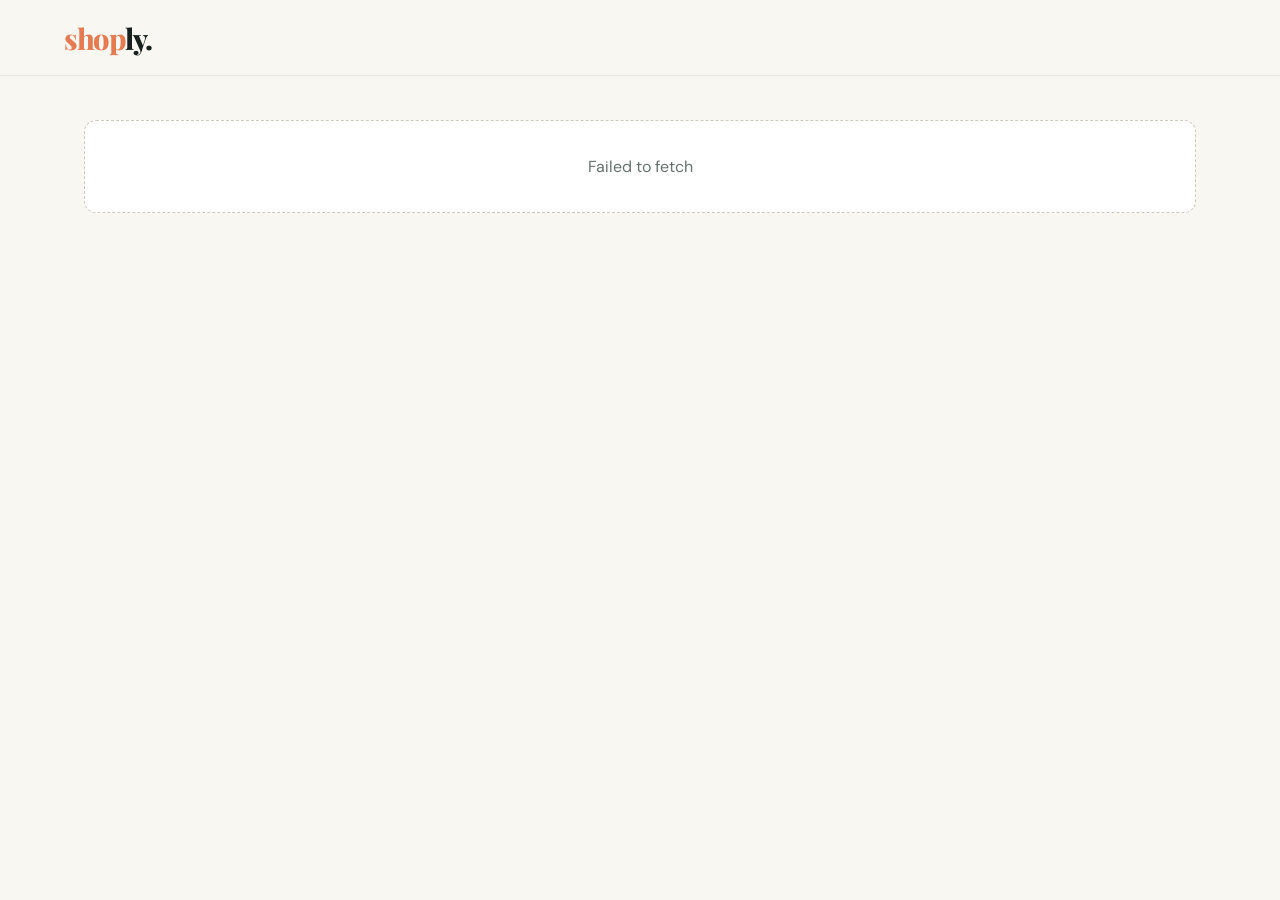
<file: frontend/index.html>
<!doctype html>
<html lang="az">

<head>
  <meta charset="UTF-8" />
  <meta name="viewport" content="width=device-width, initial-scale=1.0" />
  <title>Shoply | Onlayn mağaza</title>
  <link rel="preconnect" href="https://fonts.googleapis.com" />
  <link rel="preconnect" href="https://fonts.gstatic.com" crossorigin />
  <link
    href="https://fonts.googleapis.com/css2?family=DM+Sans:wght@400;500;600;700&family=Playfair+Display:wght@700;800&display=swap"
    rel="stylesheet" />
  <link rel="stylesheet" href="styles.css" />
</head>

<body>
  <header class="navbar">
    <a class="brand" href="index.html"><span>shop</span>ly.</a>
    <nav id="nav-links" class="nav-links"></nav>
    <div id="nav-auth" class="nav-auth"></div>
  </header>
  <main id="app"></main>
  <div id="toast" class="toast" role="status"></div>
  <script src="app.js"></script>
</body>

</html>
</file>
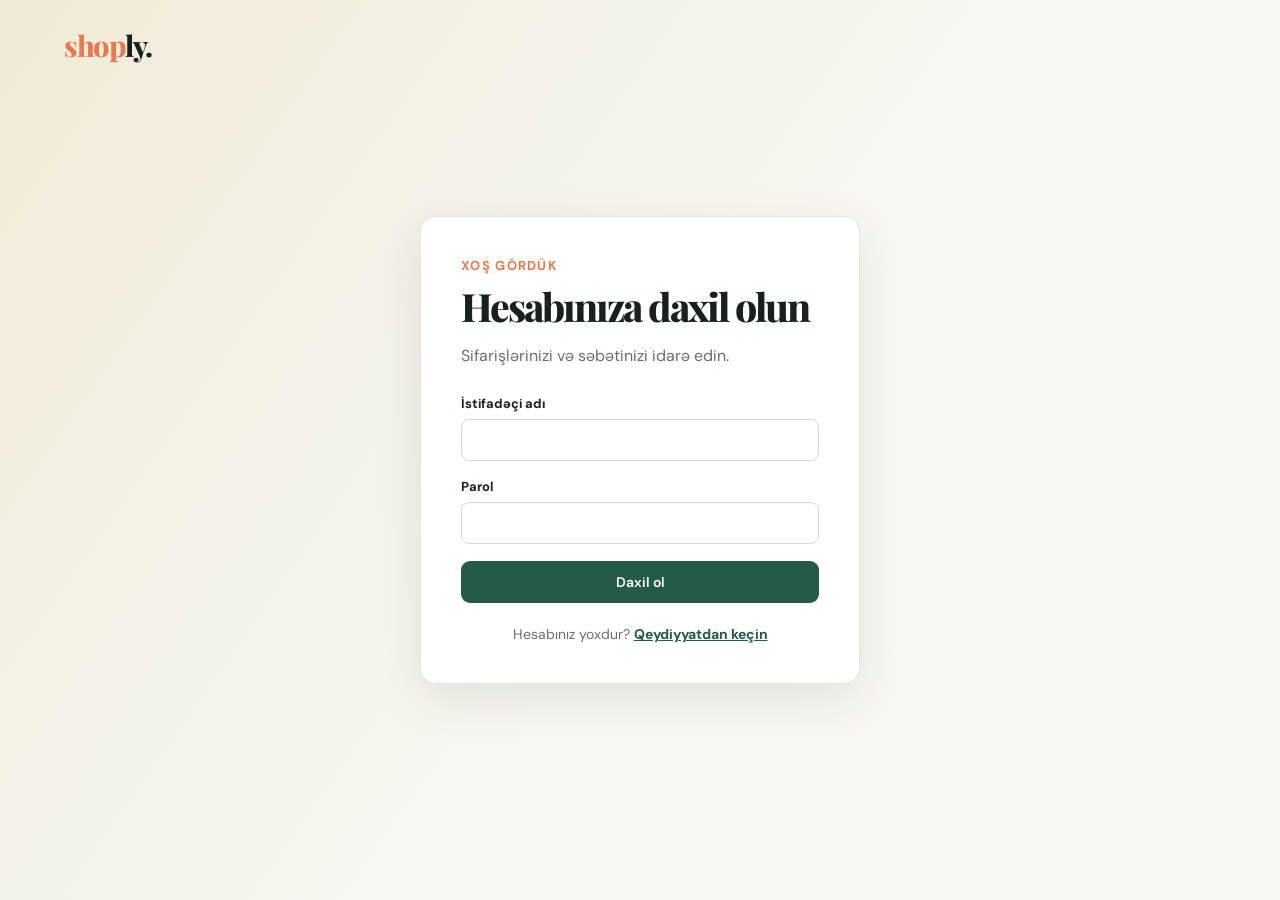
<file: frontend/login.html>
<!doctype html>
<html lang="az">

<head>
    <meta charset="UTF-8" />
    <meta name="viewport" content="width=device-width, initial-scale=1.0" />
    <title>Daxil ol | Shoply</title>
    <link rel="preconnect" href="https://fonts.googleapis.com" />
    <link rel="preconnect" href="https://fonts.gstatic.com" crossorigin />
    <link
        href="https://fonts.googleapis.com/css2?family=DM+Sans:wght@400;500;600;700&family=Playfair+Display:wght@700;800&display=swap"
        rel="stylesheet" />
    <link rel="stylesheet" href="styles.css" />
</head>

<body class="auth-page"><a class="brand auth-brand" href="index.html"><span>shop</span>ly.</a>
    <main class="auth-wrap">
        <section class="auth-card">
            <p class="eyebrow">Xoş gördük</p>
            <h1>Hesabınıza daxil olun</h1>
            <p class="muted">Sifarişlərinizi və səbətinizi idarə edin.</p>
            <form id="login-form" class="form-stack"><label>İstifadəçi adı<input name="username" required
                        autocomplete="username" /></label><label>Parol<input type="password" name="password" required
                        autocomplete="current-password" /></label><button class="btn btn-primary" type="submit">Daxil
                    ol</button></form>
            <p class="form-foot">Hesabınız yoxdur? <a href="register.html">Qeydiyyatdan keçin</a></p>
        </section>
    </main>
    <div id="toast" class="toast"></div>
    <script src="app.js"></script>
</body>

</html>
</file>
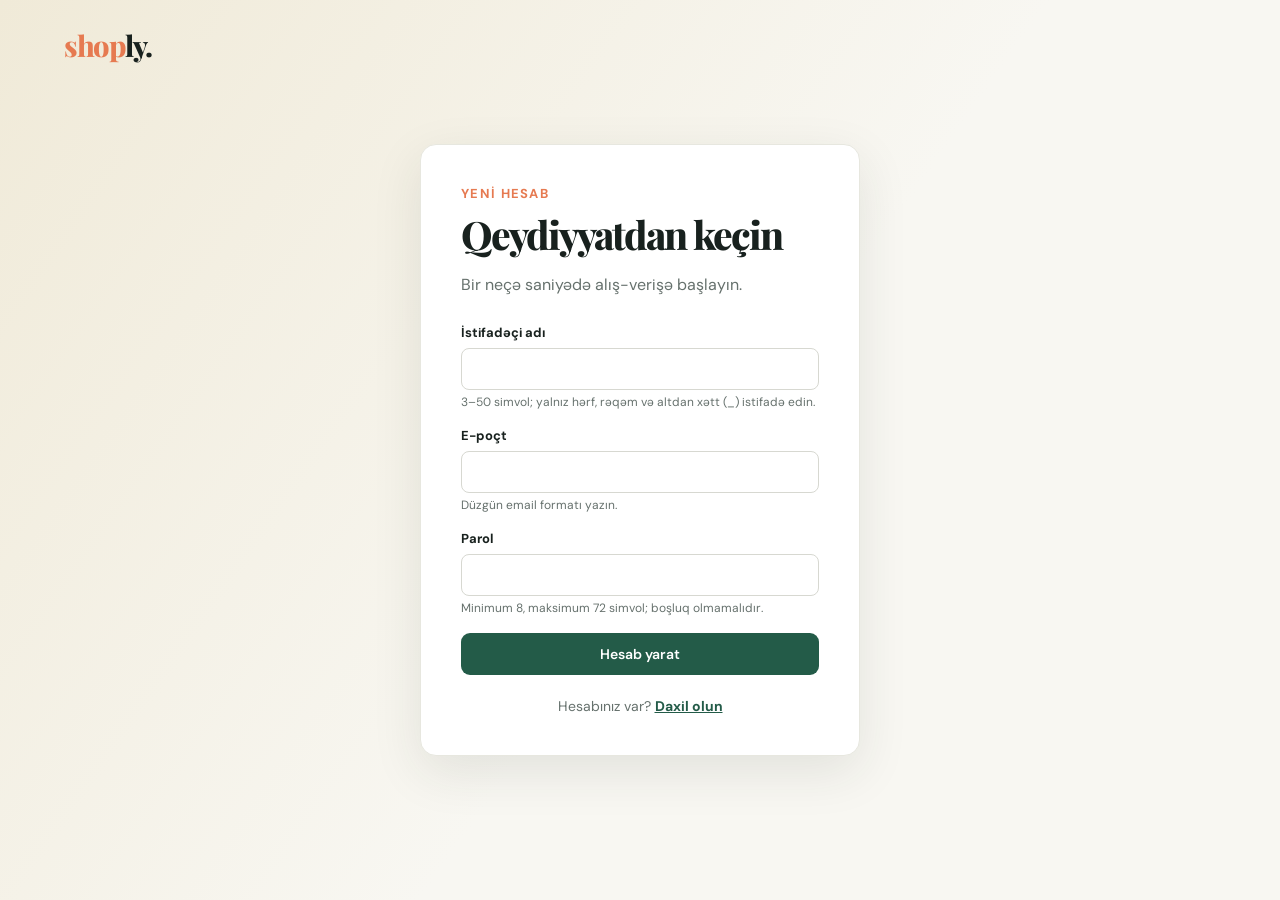
<file: frontend/register.html>
<!doctype html>
<html lang="az">

<head>
    <meta charset="UTF-8" />
    <meta name="viewport" content="width=device-width, initial-scale=1.0" />
    <title>Qeydiyyat | Shoply</title>
    <link rel="preconnect" href="https://fonts.googleapis.com" />
    <link rel="preconnect" href="https://fonts.gstatic.com" crossorigin />
    <link
        href="https://fonts.googleapis.com/css2?family=DM+Sans:wght@400;500;600;700&family=Playfair+Display:wght@700;800&display=swap"
        rel="stylesheet" />
    <link rel="stylesheet" href="styles.css" />
</head>

<body class="auth-page"><a class="brand auth-brand" href="index.html"><span>shop</span>ly.</a>
    <main class="auth-wrap">
        <section class="auth-card">
            <p class="eyebrow">Yeni hesab</p>
            <h1>Qeydiyyatdan keçin</h1>
            <p class="muted">Bir neçə saniyədə alış-verişə başlayın.</p>
            <form id="register-form" class="form-stack"><label>İstifadəçi adı<input name="username" required minlength="3" maxlength="50" pattern="[\p{L}\p{N}_]+"
                        autocomplete="username" /><small class="field-help">3–50 simvol; yalnız hərf, rəqəm və altdan xətt (_) istifadə edin.</small></label><label>E-poçt<input type="email" name="email" required maxlength="255"
                        autocomplete="email" /><small class="field-help">Düzgün email formatı yazın.</small></label><label>Parol<input type="password" name="password" required
                        minlength="8" maxlength="72" pattern="\S+" autocomplete="new-password" /><small class="field-help">Minimum 8, maksimum 72 simvol; boşluq olmamalıdır.</small></label><button class="btn btn-primary"
                    type="submit">Hesab yarat</button></form>
            <p class="form-foot">Hesabınız var? <a href="login.html">Daxil olun</a></p>
        </section>
    </main>
    <div id="toast" class="toast"></div>
    <script src="app.js"></script>
</body>

</html>
</file>
<file: frontend/styles.css>
:root {
    --ink: #18211e;
    --muted: #66716d;
    --paper: #f8f7f2;
    --white: #fff;
    --line: #e7e7df;
    --accent: #e67a51;
    --green: #235b48;
    --cream: #f0ead8;
    --danger: #bc3e36
}

* {
    box-sizing: border-box
}

body {
    margin: 0;
    background: var(--paper);
    color: var(--ink);
    font-family: "DM Sans", sans-serif
}

.navbar {
    height: 76px;
    padding: 0 max(5vw, 28px);
    display: flex;
    align-items: center;
    justify-content: space-between;
    border-bottom: 1px solid var(--line);
    background: rgba(248, 247, 242, .93);
    position: sticky;
    top: 0;
    z-index: 5;
    backdrop-filter: blur(12px)
}

.brand {
    font: 800 29px "Playfair Display", serif;
    text-decoration: none;
    color: var(--ink);
    letter-spacing: -1.5px
}

.brand span {
    color: var(--accent)
}

.nav-links,
.nav-auth {
    display: flex;
    gap: 24px;
    align-items: center
}

.nav-links a,
.nav-auth a {
    font-size: 14px;
    font-weight: 600;
    color: var(--ink);
    text-decoration: none
}

.nav-links a:hover {
    color: var(--accent)
}

.cart-link { display: inline-flex; align-items: center; gap: 6px }
.cart-badge { min-width: 20px; height: 20px; padding: 0 6px; border-radius: 999px; display: inline-grid; place-items: center; background: var(--accent); color: #fff; font-size: 11px; line-height: 1; }

.btn {
    border: 0;
    border-radius: 9px;
    padding: 12px 18px;
    font: 600 14px "DM Sans";
    cursor: pointer;
    transition: .2s
}

.btn:hover {
    transform: translateY(-1px)
}

.btn-primary {
    background: var(--green);
    color: #fff
}

.btn-accent {
    background: var(--accent);
    color: #fff
}

.btn-plain {
    background: transparent;
    color: var(--ink);
    padding: 8px
}

.btn-danger {
    background: #fff0ee;
    color: var(--danger)
}

.hero {
    min-height: 350px;
    padding: 72px max(5vw, 28px);
    display: flex;
    align-items: center;
    background: linear-gradient(110deg, var(--cream), #f8f7f2 63%)
}

.hero-inner {
    max-width: 650px
}

.eyebrow {
    margin: 0 0 12px;
    color: var(--accent);
    font-weight: 700;
    font-size: 13px;
    letter-spacing: 1.3px;
    text-transform: uppercase
}

.hero h1,
.auth-card h1 {
    font: 800 clamp(38px, 5vw, 64px)/1.04 "Playfair Display", serif;
    letter-spacing: -2px;
    margin: 0 0 18px
}

.hero p {
    max-width: 500px;
    color: var(--muted);
    font-size: 17px;
    line-height: 1.6
}

.page {
    max-width: 1240px;
    margin: 0 auto;
    padding: 44px max(5vw, 28px) 80px
}

.section-head {
    display: flex;
    justify-content: space-between;
    align-items: center;
    gap: 20px;
    margin-bottom: 24px
}

.section-head h2 {
    font: 800 29px "Playfair Display", serif;
    margin: 0
}

.search {
    border: 1px solid var(--line);
    background: #fff;
    border-radius: 9px;
    padding: 11px 14px;
    min-width: 240px;
    font: inherit
}

.grid {
    display: grid;
    grid-template-columns: repeat(auto-fill, minmax(235px, 1fr));
    gap: 20px
}

.product-card {
    background: #fff;
    border: 1px solid var(--line);
    border-radius: 14px;
    overflow: hidden;
    display: flex;
    flex-direction: column
}

.product-link { cursor: pointer }
.product-link:focus { outline: 2px solid var(--accent); outline-offset: 3px }

.detail-card { display: grid; grid-template-columns: minmax(280px, 1fr) minmax(280px, 1fr); gap: 38px; margin-top: 24px; padding: 28px; background: #fff; border: 1px solid var(--line); border-radius: 14px }
.detail-image { min-height: 360px; background: #e7e1d5; border-radius: 10px; overflow: hidden; display: grid; place-items: center; color: #938e84; font-size: 58px }
.detail-image img { width: 100%; height: 100%; min-height: 360px; object-fit: cover }
.detail-content { align-self: center; display: grid; gap: 14px }
.detail-content h1 { font: 800 42px "Playfair Display", serif; margin: 0 }

.product-image {
    height: 190px;
    background: #e7e1d5;
    object-fit: cover;
    width: 100%
}

.product-image.empty {
    display: grid;
    place-items: center;
    color: #938e84;
    font-size: 42px
}

.product-body {
    padding: 17px;
    display: flex;
    flex-direction: column;
    gap: 9px;
    flex: 1
}

.product-body h3 {
    font-size: 17px;
    margin: 0
}

.product-body p {
    font-size: 13px;
    color: var(--muted);
    margin: 0;
    line-height: 1.45
}

.price {
    font-size: 18px;
    font-weight: 700;
    margin-top: auto
}

.product-actions {
    display: flex;
    justify-content: space-between;
    align-items: center;
    margin-top: 8px
}

.tag {
    font-size: 12px;
    color: var(--green);
    font-weight: 700
}

.stock-out { color: var(--danger); font-weight: 800 }

.empty {
    background: #fff;
    border: 1px dashed #ccc8bb;
    padding: 35px;
    border-radius: 12px;
    text-align: center;
    color: var(--muted)
}

.panel {
    background: #fff;
    border: 1px solid var(--line);
    border-radius: 14px;
    padding: 25px;
    margin-bottom: 24px
}

.panel h2 {
    font: 800 27px "Playfair Display", serif;
    margin: 0 0 18px
}

.dashboard-grid {
    display: grid;
    grid-template-columns: 1.2fr .8fr;
    gap: 24px
}

.form-grid {
    display: grid;
    grid-template-columns: repeat(2, 1fr);
    gap: 14px
}

.form-grid .full {
    grid-column: 1/-1
}

label {
    display: grid;
    gap: 7px;
    font-size: 13px;
    font-weight: 700
}

.field-help { color: var(--muted); font-size: 12px; font-weight: 400; margin-top: -3px }

input,
select,
textarea {
    width: 100%;
    border: 1px solid #d7d8d1;
    border-radius: 8px;
    padding: 11px 12px;
    font: 400 14px "DM Sans";
    background: #fff;
    color: var(--ink)
}

textarea {
    min-height: 86px;
    resize: vertical
}

.list-row {
    display: flex;
    justify-content: space-between;
    align-items: center;
    gap: 15px;
    padding: 13px 0;
    border-bottom: 1px solid var(--line)
}

.list-row:last-child {
    border: 0
}

.list-meta {
    font-size: 13px;
    color: var(--muted);
    margin-top: 3px
}

.table-wrap {
    overflow: auto
}

table {
    border-collapse: collapse;
    width: 100%;
    font-size: 14px
}

th,
td {
    text-align: left;
    padding: 13px 8px;
    border-bottom: 1px solid var(--line)
}

th {
    color: var(--muted);
    font-size: 12px;
    text-transform: uppercase
}

.quantity {
    display: flex;
    gap: 7px;
    align-items: center
}

.quantity input {
    width: 66px
}

.auth-page {
    min-height: 100vh;
    background: linear-gradient(125deg, var(--cream), var(--paper) 55%)
}

.auth-brand {
    position: absolute;
    top: 26px;
    left: max(5vw, 28px)
}

.auth-wrap {
    min-height: 100vh;
    display: grid;
    place-items: center;
    padding: 90px 20px
}

.auth-card {
    background: #fff;
    border: 1px solid var(--line);
    width: min(440px, 100%);
    padding: 40px;
    border-radius: 16px;
    box-shadow: 0 16px 50px #2a32281a
}

.auth-card h1 {
    font-size: 39px
}

.muted {
    color: var(--muted);
    line-height: 1.55
}

.form-stack {
    display: grid;
    gap: 17px;
    margin-top: 26px
}

.form-foot {
    text-align: center;
    color: var(--muted);
    font-size: 14px;
    margin: 22px 0 0
}

.form-foot a {
    color: var(--green);
    font-weight: 700
}

.toast {
    position: fixed;
    right: 24px;
    bottom: 24px;
    z-index: 10;
    background: var(--ink);
    color: #fff;
    padding: 13px 17px;
    border-radius: 9px;
    opacity: 0;
    transform: translateY(10px);
    pointer-events: none;
    transition: .25s;
    max-width: 350px
}

.toast.show {
    opacity: 1;
    transform: translateY(0)
}

.toast.error {
    background: var(--danger)
}

@media(max-width:720px) {
    .navbar {
        height: auto;
        min-height: 70px;
        flex-wrap: wrap;
        padding-block: 14px;
        gap: 12px
    }

    .nav-links {
        order: 3;
        width: 100%;
        gap: 17px
    }

    .dashboard-grid {
        grid-template-columns: 1fr
    }

    .form-grid {
        grid-template-columns: 1fr
    }

    .hero {
        padding-block: 60px
    }

    .search {
        min-width: 0;
        width: 100%
    }

    .section-head {
        align-items: flex-start;
        flex-direction: column
    }

    .nav-auth {
        gap: 10px
    }

    .detail-card { grid-template-columns: 1fr; padding: 18px }
}
</file>
